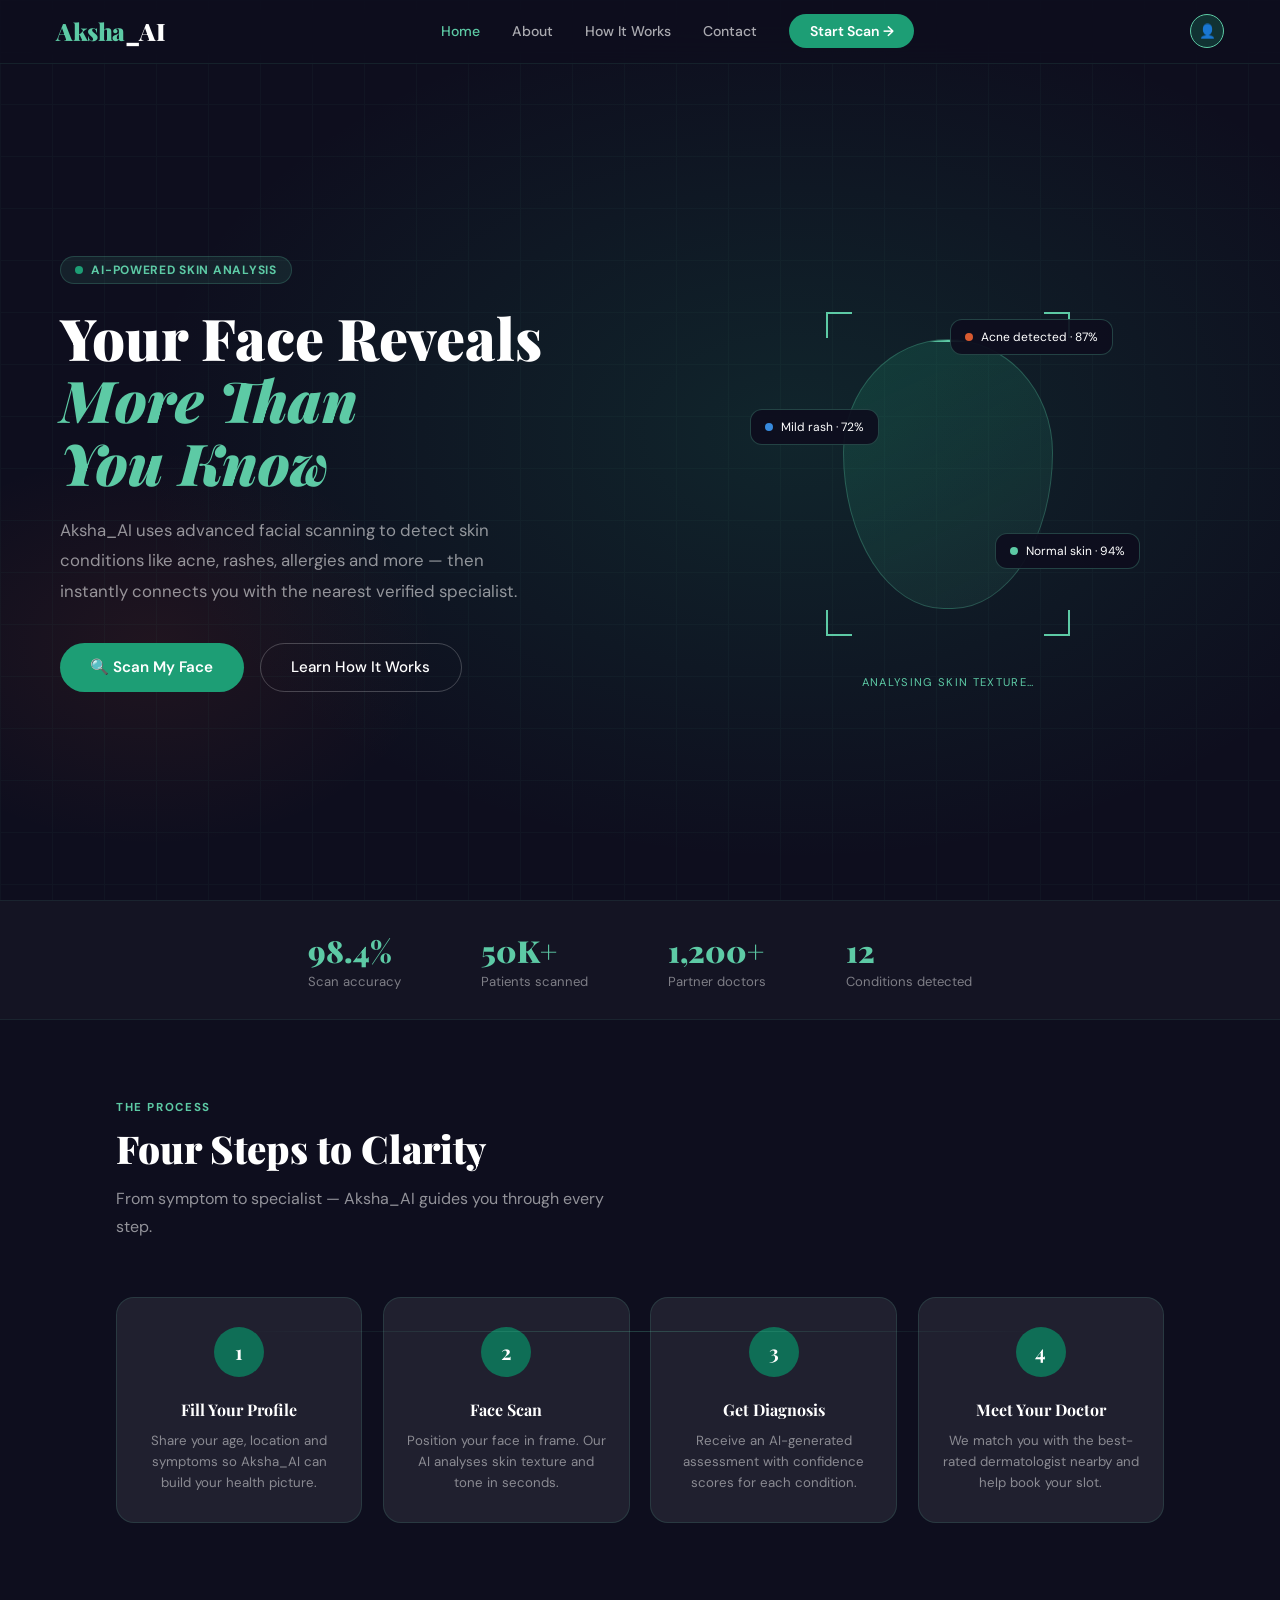
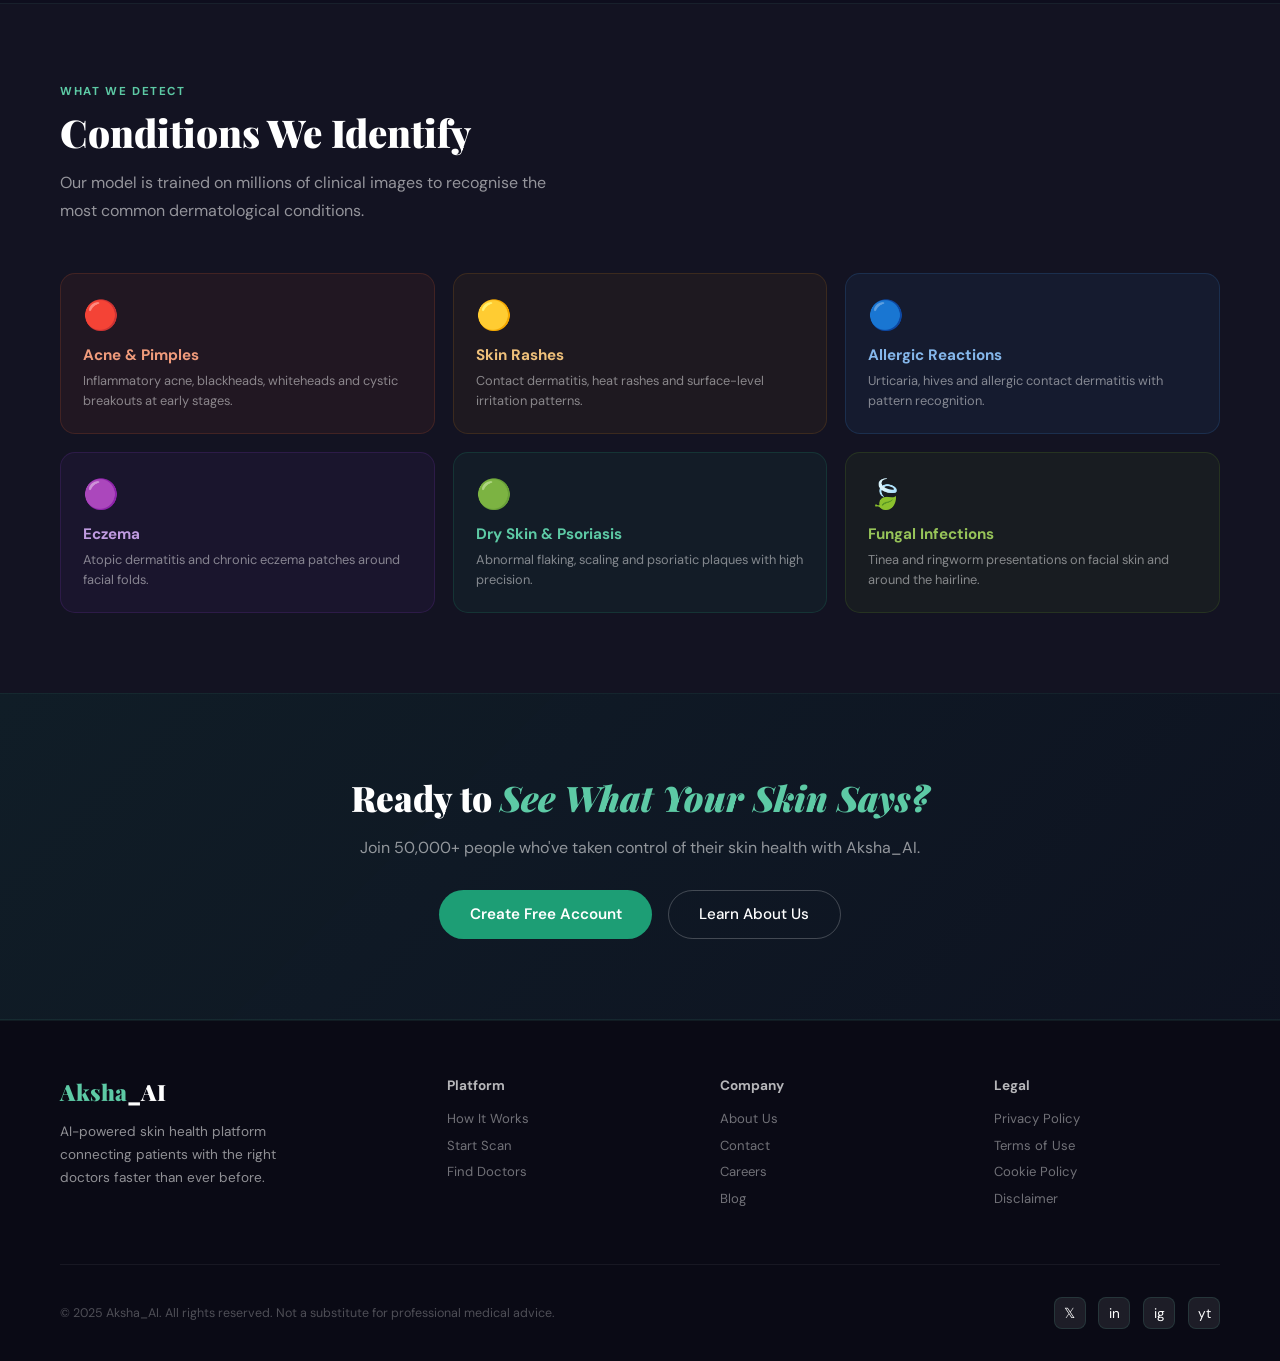
<file: Aksha.html>
<!DOCTYPE html>
<html lang="en">
<head>
<meta charset="UTF-8">
<meta name="viewport" content="width=device-width, initial-scale=1.0">
<title>Aksha_AI — AI Face Scan Disease Detection</title>
<link href="https://fonts.googleapis.com/css2?family=Playfair+Display:ital,wght@0,400;0,700;0,900;1,400;1,700&family=DM+Sans:wght@300;400;500;600&display=swap" rel="stylesheet">
<style>
*,*::before,*::after{box-sizing:border-box;margin:0;padding:0;}
:root{
  --teal:#0f6e56;--teal-l:#1d9e75;--teal-m:#5dcaa5;--teal-p:#e1f5ee;
  --coral:#d85a30;--coral-p:#faece7;
  --ink:#0e0e1e;--ink2:#131327;--ink3:#1a1a36;--ink4:#222244;
  --muted:rgba(255,255,255,0.55);--faint:rgba(255,255,255,0.08);
  --border:rgba(93,202,165,0.15);--border2:rgba(93,202,165,0.28);
  --white:#fff;
}
html{scroll-behavior:smooth;}
body{font-family:'DM Sans',sans-serif;background:var(--ink);color:var(--white);overflow-x:hidden;}

/* ── PAGE SYSTEM ── */
.page{display:none;min-height:100vh;animation:fadeIn 0.4s ease;}
.page.active{display:block;}
@keyframes fadeIn{from{opacity:0;transform:translateY(12px);}to{opacity:1;transform:translateY(0);}}

/* ── NAV ── */
nav{position:fixed;top:0;left:0;right:0;z-index:999;
  display:flex;align-items:center;justify-content:space-between;
  padding:0.9rem 3.5rem;
  background:rgba(14,14,30,0.88);backdrop-filter:blur(18px);
  border-bottom:1px solid rgba(93,202,165,0.1);}
.logo{font-family:'Playfair Display',serif;font-size:1.5rem;font-weight:900;
  color:var(--teal-m);cursor:pointer;letter-spacing:-0.5px;}
.logo span{color:var(--white);}
.nav-links{display:flex;align-items:center;gap:2rem;}
.nav-links a{text-decoration:none;font-size:0.88rem;font-weight:500;
  color:rgba(255,255,255,0.65);transition:color 0.2s;cursor:pointer;border:none;background:none;font-family:'DM Sans',sans-serif;}
.nav-links a:hover,.nav-links a.active-nav{color:var(--teal-m);}
.nav-cta{background:var(--teal-l)!important;color:var(--white)!important;
  padding:0.5rem 1.3rem;border-radius:50px;font-weight:600!important;transition:background 0.2s!important;}
.nav-cta:hover{background:var(--teal)!important;}
.nav-user{display:flex;align-items:center;gap:0.6rem;cursor:pointer;}
.nav-avatar{width:34px;height:34px;border-radius:50%;background:rgba(29,158,117,0.25);
  border:1.5px solid var(--teal-m);display:flex;align-items:center;justify-content:center;font-size:0.85rem;}

/* ── COMMON HELPERS ── */
.pt{padding-top:5.5rem;}
.section{padding:5rem 3.5rem;max-width:1160px;margin:0 auto;}
.section-tag{font-size:0.72rem;font-weight:700;letter-spacing:0.14em;text-transform:uppercase;color:var(--teal-m);margin-bottom:0.7rem;}
.section-title{font-family:'Playfair Display',serif;font-size:clamp(1.9rem,3vw,2.7rem);font-weight:900;color:var(--white);line-height:1.15;margin-bottom:0.9rem;}
.section-sub{font-size:1rem;color:var(--muted);max-width:500px;line-height:1.75;}
.divider{height:1px;background:linear-gradient(90deg,transparent,rgba(93,202,165,0.2),transparent);margin:0;}
.btn-p{background:var(--teal-l);color:var(--white);border:none;padding:0.85rem 1.9rem;border-radius:50px;
  font-size:0.95rem;font-weight:600;cursor:pointer;font-family:'DM Sans',sans-serif;transition:all 0.2s;display:inline-flex;align-items:center;gap:0.5rem;text-decoration:none;}
.btn-p:hover{background:var(--teal);transform:translateY(-2px);}
.btn-o{background:transparent;color:var(--white);border:1.5px solid rgba(255,255,255,0.22);padding:0.85rem 1.9rem;border-radius:50px;
  font-size:0.95rem;font-weight:500;cursor:pointer;font-family:'DM Sans',sans-serif;transition:all 0.2s;display:inline-flex;align-items:center;gap:0.5rem;text-decoration:none;}
.btn-o:hover{border-color:var(--teal-m);color:var(--teal-m);}
.card{background:rgba(255,255,255,0.04);border:1px solid var(--border);border-radius:20px;padding:1.8rem;}

/* ── SCROLL ANIM ── */
.fu{opacity:0;transform:translateY(28px);transition:opacity 0.65s ease,transform 0.65s ease;}
.fu.vis{opacity:1;transform:translateY(0);}

/* ── PULSE DOT ── */
.pdot{width:8px;height:8px;border-radius:50%;background:var(--teal-l);animation:pu 2s infinite;display:inline-block;}
@keyframes pu{0%,100%{opacity:1;transform:scale(1);}50%{opacity:0.4;transform:scale(1.5);}}

/* ══════════════════════════════════════════
   PAGE 1 — HOME
══════════════════════════════════════════ */
.hero{min-height:100vh;display:flex;align-items:center;justify-content:center;position:relative;overflow:hidden;padding:7rem 3.5rem 4rem;}
.hero-bg{position:absolute;inset:0;
  background:radial-gradient(ellipse 75% 70% at 62% 48%,rgba(29,158,117,0.16) 0%,transparent 68%),
             radial-gradient(ellipse 38% 38% at 12% 72%,rgba(216,90,48,0.09) 0%,transparent 58%),
             var(--ink);}
.hero-grid{position:absolute;inset:0;opacity:0.035;
  background-image:linear-gradient(rgba(93,202,165,1) 1px,transparent 1px),linear-gradient(90deg,rgba(93,202,165,1) 1px,transparent 1px);
  background-size:52px 52px;}
.hero-inner{position:relative;z-index:2;max-width:1160px;width:100%;display:grid;grid-template-columns:1fr 1fr;gap:4.5rem;align-items:center;}
.hero-tag{display:inline-flex;align-items:center;gap:0.5rem;
  background:rgba(93,202,165,0.1);border:1px solid rgba(93,202,165,0.22);
  color:var(--teal-m);font-size:0.75rem;font-weight:700;padding:0.3rem 0.9rem;border-radius:50px;
  margin-bottom:1.4rem;letter-spacing:0.06em;text-transform:uppercase;}
.hero h1{font-family:'Playfair Display',serif;font-size:clamp(2.6rem,4.5vw,4rem);font-weight:900;line-height:1.08;margin-bottom:1.4rem;}
.hero h1 em{font-style:italic;color:var(--teal-m);}
.hero-desc{font-size:1.05rem;line-height:1.8;color:var(--muted);margin-bottom:2.3rem;max-width:460px;}
.hero-btns{display:flex;gap:1rem;flex-wrap:wrap;}
/* face scan visual */
.scan-wrap{display:flex;align-items:center;justify-content:center;position:relative;}
.scan-frame{width:300px;height:360px;position:relative;display:flex;align-items:center;justify-content:center;}
.scan-face{width:210px;height:270px;border-radius:50% 50% 48% 48%/42% 42% 58% 58%;
  background:linear-gradient(155deg,rgba(29,158,117,0.22),rgba(93,202,165,0.08));
  border:1.5px solid rgba(93,202,165,0.28);position:relative;overflow:hidden;}
.scan-line{position:absolute;left:0;right:0;height:2px;
  background:linear-gradient(90deg,transparent,var(--teal-m),transparent);animation:scn 2.8s linear infinite;}
@keyframes scn{0%{top:0;}100%{top:100%;}}
.sc{position:absolute;width:26px;height:26px;border-color:var(--teal-m);border-style:solid;}
.sc.tl{top:18px;left:28px;border-width:2.5px 0 0 2.5px;}
.sc.tr{top:18px;right:28px;border-width:2.5px 2.5px 0 0;}
.sc.bl{bottom:18px;left:28px;border-width:0 0 2.5px 2.5px;}
.sc.br{bottom:18px;right:28px;border-width:0 2.5px 2.5px 0;}
.scan-lbl{position:absolute;bottom:-2.2rem;left:50%;transform:translateX(-50%);font-size:0.7rem;color:var(--teal-m);letter-spacing:0.12em;text-transform:uppercase;white-space:nowrap;}
.chip-float{position:absolute;background:rgba(14,14,30,0.92);border:1px solid rgba(93,202,165,0.28);
  border-radius:12px;padding:0.55rem 0.9rem;font-size:0.75rem;display:flex;align-items:center;gap:0.45rem;white-space:nowrap;}
.chip-float.f1{top:25px;right:-15px;animation:fl 4s ease-in-out infinite;}
.chip-float.f2{bottom:85px;right:-42px;animation:fl 4s ease-in-out 1s infinite;}
.chip-float.f3{top:115px;left:-48px;animation:fl 4s ease-in-out 2s infinite;}
@keyframes fl{0%,100%{transform:translateY(0);}50%{transform:translateY(-7px);}}
.cdot{width:8px;height:8px;border-radius:50%;flex-shrink:0;}
/* stats bar */
.stats-bar{background:rgba(255,255,255,0.025);border-top:1px solid rgba(93,202,165,0.09);border-bottom:1px solid rgba(93,202,165,0.09);
  padding:1.8rem 3.5rem;display:flex;justify-content:center;gap:5rem;}
.stat-num{font-family:'Playfair Display',serif;font-size:1.9rem;font-weight:900;color:var(--teal-m);}
.stat-lbl{font-size:0.82rem;color:rgba(255,255,255,0.45);margin-top:0.15rem;}
/* steps */
.steps-grid{display:grid;grid-template-columns:repeat(4,1fr);gap:1.3rem;margin-top:3.5rem;position:relative;}
.steps-grid::before{content:'';position:absolute;top:34px;left:12%;right:12%;height:1px;
  background:linear-gradient(90deg,transparent,rgba(93,202,165,0.25),transparent);}
.step-card{background:var(--faint);border:1px solid var(--border);border-radius:18px;padding:1.8rem 1.4rem;text-align:center;transition:all 0.3s;}
.step-card:hover{background:rgba(29,158,117,0.08);border-color:var(--border2);transform:translateY(-5px);}
.step-n{width:50px;height:50px;border-radius:50%;background:var(--teal);color:var(--white);
  font-family:'Playfair Display',serif;font-size:1.25rem;font-weight:700;
  display:flex;align-items:center;justify-content:center;margin:0 auto 1.4rem;}
.step-card h3{font-family:'Playfair Display',serif;font-size:1rem;font-weight:700;color:var(--white);margin-bottom:0.6rem;}
.step-card p{font-size:0.83rem;color:rgba(255,255,255,0.48);line-height:1.6;}
/* conditions */
.cond-section{padding:5rem 3.5rem;background:rgba(255,255,255,0.018);border-top:1px solid rgba(93,202,165,0.07);}
.cond-grid{display:grid;grid-template-columns:repeat(3,1fr);gap:1.1rem;margin-top:3rem;max-width:1160px;margin-left:auto;margin-right:auto;}
.cond-card{border-radius:15px;padding:1.4rem;border:1px solid;transition:all 0.3s;cursor:default;}
.cond-card:hover{transform:translateY(-4px);}
.cc1{background:rgba(216,90,48,0.07);border-color:rgba(216,90,48,0.18);}
.cc2{background:rgba(186,117,23,0.07);border-color:rgba(186,117,23,0.18);}
.cc3{background:rgba(55,138,221,0.07);border-color:rgba(55,138,221,0.18);}
.cc4{background:rgba(131,56,199,0.07);border-color:rgba(131,56,199,0.18);}
.cc5{background:rgba(29,158,117,0.07);border-color:rgba(29,158,117,0.18);}
.cc6{background:rgba(99,153,34,0.07);border-color:rgba(99,153,34,0.18);}
.cond-ico{font-size:1.8rem;margin-bottom:0.7rem;}
.cond-card h3{font-size:0.95rem;font-weight:700;margin-bottom:0.35rem;}
.cond-card p{font-size:0.8rem;color:rgba(255,255,255,0.48);line-height:1.55;}

/* ══════════════════════════════════════════
   PAGE 2 — ABOUT
══════════════════════════════════════════ */
.about-hero{padding:9rem 3.5rem 5rem;background:var(--ink);position:relative;overflow:hidden;}
.about-hero::before{content:'';position:absolute;top:-100px;right:-100px;
  width:500px;height:500px;border-radius:50%;
  background:radial-gradient(circle,rgba(29,158,117,0.12),transparent 70%);pointer-events:none;}
.about-hero-inner{max-width:1160px;margin:0 auto;display:grid;grid-template-columns:1.1fr 1fr;gap:5rem;align-items:center;}
.about-badge{display:inline-flex;align-items:center;gap:0.5rem;
  background:rgba(93,202,165,0.1);border:1px solid rgba(93,202,165,0.2);
  color:var(--teal-m);font-size:0.72rem;font-weight:700;padding:0.3rem 0.9rem;
  border-radius:50px;margin-bottom:1.3rem;letter-spacing:0.07em;text-transform:uppercase;}
.about-hero h1{font-family:'Playfair Display',serif;font-size:clamp(2.3rem,3.5vw,3.2rem);font-weight:900;line-height:1.12;margin-bottom:1.3rem;}
.about-hero p{font-size:1rem;color:var(--muted);line-height:1.8;margin-bottom:1.5rem;}
.about-visual{display:flex;flex-direction:column;gap:1rem;}
.about-stat-card{background:var(--faint);border:1px solid var(--border);border-radius:16px;padding:1.4rem 1.6rem;display:flex;align-items:center;gap:1.2rem;}
.asc-icon{width:48px;height:48px;border-radius:12px;background:rgba(29,158,117,0.15);border:1px solid rgba(29,158,117,0.25);display:flex;align-items:center;justify-content:center;font-size:1.3rem;flex-shrink:0;}
.asc-num{font-family:'Playfair Display',serif;font-size:1.6rem;font-weight:900;color:var(--teal-m);}
.asc-lbl{font-size:0.8rem;color:var(--muted);}
.mission-section{padding:5rem 3.5rem;max-width:1160px;margin:0 auto;}
.mission-grid{display:grid;grid-template-columns:repeat(3,1fr);gap:1.3rem;margin-top:3rem;}
.mission-card{background:var(--faint);border:1px solid var(--border);border-radius:18px;padding:2rem 1.5rem;text-align:center;transition:border-color 0.3s;}
.mission-card:hover{border-color:var(--border2);}
.mc-icon{font-size:2.2rem;margin-bottom:1rem;}
.mission-card h3{font-family:'Playfair Display',serif;font-size:1.1rem;font-weight:700;margin-bottom:0.6rem;}
.mission-card p{font-size:0.83rem;color:rgba(255,255,255,0.5);line-height:1.6;}
.team-section{padding:5rem 3.5rem;background:rgba(255,255,255,0.018);border-top:1px solid rgba(93,202,165,0.07);}
.team-inner{max-width:1160px;margin:0 auto;}
.team-grid{display:grid;grid-template-columns:repeat(4,1fr);gap:1.3rem;margin-top:3rem;}
.team-card{background:var(--faint);border:1px solid var(--border);border-radius:18px;padding:1.8rem;text-align:center;transition:all 0.3s;}
.team-card:hover{transform:translateY(-4px);border-color:var(--border2);}
.team-avatar{width:72px;height:72px;border-radius:50%;margin:0 auto 1rem;display:flex;align-items:center;justify-content:center;font-size:2rem;border:2px solid rgba(93,202,165,0.2);}
.team-name{font-weight:700;font-size:0.95rem;margin-bottom:0.25rem;}
.team-role{font-size:0.78rem;color:var(--teal-m);margin-bottom:0.5rem;}
.team-bio{font-size:0.78rem;color:rgba(255,255,255,0.42);line-height:1.5;}

/* ══════════════════════════════════════════
   PAGE 3 — HOW IT WORKS
══════════════════════════════════════════ */
.hiw-hero{padding:9rem 3.5rem 5rem;max-width:1160px;margin:0 auto;text-align:center;}
.hiw-hero h1{font-family:'Playfair Display',serif;font-size:clamp(2.3rem,3.8vw,3.4rem);font-weight:900;margin-bottom:1.2rem;}
.hiw-hero p{font-size:1.05rem;color:var(--muted);max-width:560px;margin:0 auto 3rem;line-height:1.75;}
.hiw-flow{max-width:1160px;margin:0 auto;padding:0 3.5rem 5rem;}
.flow-step{display:grid;grid-template-columns:80px 1fr;gap:2.5rem;align-items:start;margin-bottom:3rem;position:relative;}
.flow-step:not(:last-child)::after{content:'';position:absolute;left:39px;top:72px;width:2px;height:calc(100% - 10px);
  background:linear-gradient(to bottom,rgba(93,202,165,0.3),transparent);}
.flow-num{width:72px;height:72px;border-radius:50%;background:linear-gradient(135deg,var(--teal-l),var(--teal));
  display:flex;align-items:center;justify-content:center;font-family:'Playfair Display',serif;font-size:1.6rem;font-weight:900;flex-shrink:0;}
.flow-content{background:var(--faint);border:1px solid var(--border);border-radius:18px;padding:2rem 2.2rem;}
.flow-content h3{font-family:'Playfair Display',serif;font-size:1.25rem;font-weight:700;margin-bottom:0.8rem;color:var(--white);}
.flow-content p{font-size:0.92rem;color:var(--muted);line-height:1.75;margin-bottom:1rem;}
.flow-tags{display:flex;flex-wrap:wrap;gap:0.5rem;}
.ftag{background:rgba(29,158,117,0.1);border:1px solid rgba(29,158,117,0.2);color:var(--teal-m);
  font-size:0.75rem;padding:0.25rem 0.75rem;border-radius:50px;font-weight:500;}
.tech-section{padding:5rem 3.5rem;background:rgba(255,255,255,0.018);border-top:1px solid rgba(93,202,165,0.07);}
.tech-inner{max-width:1160px;margin:0 auto;}
.tech-grid{display:grid;grid-template-columns:repeat(3,1fr);gap:1.3rem;margin-top:3rem;}
.tech-card{background:var(--faint);border:1px solid var(--border);border-radius:18px;padding:2rem;}
.tech-icon{font-size:2rem;margin-bottom:1rem;}
.tech-card h3{font-family:'Playfair Display',serif;font-size:1.05rem;font-weight:700;margin-bottom:0.6rem;}
.tech-card p{font-size:0.83rem;color:rgba(255,255,255,0.48);line-height:1.6;}

/* ══════════════════════════════════════════
   PAGE 4 — CONTACT
══════════════════════════════════════════ */
.contact-hero{padding:9rem 3.5rem 5rem;max-width:1160px;margin:0 auto;}
.contact-grid{display:grid;grid-template-columns:1fr 1.2fr;gap:5rem;align-items:start;}
.contact-info h1{font-family:'Playfair Display',serif;font-size:clamp(2rem,3vw,2.8rem);font-weight:900;margin-bottom:1.2rem;line-height:1.15;}
.contact-info p{font-size:1rem;color:var(--muted);line-height:1.75;margin-bottom:2rem;}
.contact-item{display:flex;align-items:flex-start;gap:1rem;margin-bottom:1.5rem;}
.ci-icon{width:44px;height:44px;border-radius:12px;background:rgba(29,158,117,0.12);border:1px solid rgba(29,158,117,0.22);
  display:flex;align-items:center;justify-content:center;font-size:1.1rem;flex-shrink:0;}
.ci-title{font-weight:600;font-size:0.88rem;color:var(--white);margin-bottom:0.2rem;}
.ci-val{font-size:0.82rem;color:var(--muted);}
.contact-form{background:var(--faint);border:1px solid var(--border);border-radius:22px;padding:2.5rem;}
.contact-form h3{font-family:'Playfair Display',serif;font-size:1.35rem;font-weight:700;margin-bottom:0.4rem;}
.contact-form .fd{font-size:0.83rem;color:var(--muted);margin-bottom:1.8rem;}
.fg{margin-bottom:1rem;}
.fg label{display:block;font-size:0.78rem;font-weight:600;color:rgba(255,255,255,0.58);margin-bottom:0.38rem;letter-spacing:0.03em;}
.fg input,.fg select,.fg textarea{width:100%;background:rgba(255,255,255,0.055);border:1px solid rgba(93,202,165,0.16);
  border-radius:10px;padding:0.72rem 0.95rem;color:var(--white);font-family:'DM Sans',sans-serif;font-size:0.88rem;outline:none;transition:border-color 0.2s;}
.fg input:focus,.fg select:focus,.fg textarea:focus{border-color:var(--teal-m);}
.fg input::placeholder,.fg textarea::placeholder{color:rgba(255,255,255,0.22);}
.fg select option{background:var(--ink3);}
.fg textarea{resize:vertical;min-height:100px;}
.fg2{display:grid;grid-template-columns:1fr 1fr;gap:1rem;}
.send-btn{width:100%;background:var(--teal-l);color:var(--white);border:none;padding:0.95rem;border-radius:12px;
  font-size:0.95rem;font-weight:600;cursor:pointer;font-family:'DM Sans',sans-serif;margin-top:1.2rem;transition:all 0.2s;}
.send-btn:hover{background:var(--teal);transform:translateY(-1px);}

/* ══════════════════════════════════════════
   PAGE 5 — LOGIN / SIGN UP
══════════════════════════════════════════ */
.auth-page{min-height:100vh;display:flex;align-items:center;justify-content:center;padding:6rem 2rem 4rem;
  position:relative;overflow:hidden;}
.auth-bg{position:absolute;inset:0;
  background:radial-gradient(ellipse 60% 60% at 50% 50%,rgba(29,158,117,0.14) 0%,transparent 65%),var(--ink);}
.auth-card{background:rgba(255,255,255,0.04);border:1px solid var(--border);border-radius:24px;
  padding:2.8rem;width:100%;max-width:440px;position:relative;z-index:2;}
.auth-logo{font-family:'Playfair Display',serif;font-size:1.6rem;font-weight:900;color:var(--teal-m);text-align:center;margin-bottom:0.3rem;}
.auth-logo span{color:var(--white);}
.auth-sub{text-align:center;font-size:0.85rem;color:var(--muted);margin-bottom:2rem;}
.auth-tabs{display:flex;background:rgba(255,255,255,0.05);border-radius:10px;padding:0.25rem;margin-bottom:1.8rem;}
.auth-tab{flex:1;padding:0.6rem;text-align:center;border-radius:8px;cursor:pointer;font-weight:600;font-size:0.88rem;transition:all 0.2s;}
.auth-tab.active{background:var(--teal-l);color:var(--white);}
.auth-tab:not(.active){color:var(--muted);}
.auth-tab:not(.active):hover{color:var(--white);}
#signupFields{display:none;}
.divider-or{display:flex;align-items:center;gap:1rem;margin:1.3rem 0;color:rgba(255,255,255,0.3);font-size:0.8rem;}
.divider-or::before,.divider-or::after{content:'';flex:1;height:1px;background:rgba(255,255,255,0.1);}
.social-btn{width:100%;background:rgba(255,255,255,0.06);border:1px solid rgba(255,255,255,0.1);
  color:var(--white);padding:0.75rem;border-radius:10px;font-size:0.88rem;font-weight:500;cursor:pointer;
  font-family:'DM Sans',sans-serif;transition:all 0.2s;display:flex;align-items:center;justify-content:center;gap:0.6rem;margin-bottom:0.7rem;}
.social-btn:hover{background:rgba(255,255,255,0.1);}
.auth-footer{text-align:center;margin-top:1.2rem;font-size:0.82rem;color:var(--muted);}
.auth-footer a{color:var(--teal-m);cursor:pointer;text-decoration:none;}
.forgot{text-align:right;margin-top:-0.4rem;margin-bottom:0.8rem;}
.forgot a{font-size:0.78rem;color:var(--teal-m);cursor:pointer;text-decoration:none;}

/* ══════════════════════════════════════════
   PAGE 6 — DASHBOARD / SCAN
══════════════════════════════════════════ */
.dash-layout{display:grid;grid-template-columns:240px 1fr;min-height:100vh;}
.sidebar{background:var(--ink2);border-right:1px solid rgba(93,202,165,0.09);padding:5.5rem 0 2rem;position:sticky;top:0;height:100vh;overflow-y:auto;}
.sb-logo{font-family:'Playfair Display',serif;font-size:1.2rem;font-weight:900;color:var(--teal-m);padding:0 1.6rem;margin-bottom:2rem;}
.sb-logo span{color:var(--white);}
.sb-section{font-size:0.68rem;font-weight:700;letter-spacing:0.12em;text-transform:uppercase;color:rgba(255,255,255,0.3);padding:0 1.6rem;margin-bottom:0.5rem;margin-top:1.5rem;}
.sb-link{display:flex;align-items:center;gap:0.75rem;padding:0.65rem 1.6rem;font-size:0.87rem;
  color:rgba(255,255,255,0.55);cursor:pointer;transition:all 0.18s;border:none;background:none;width:100%;font-family:'DM Sans',sans-serif;}
.sb-link:hover,.sb-link.active{background:rgba(29,158,117,0.1);color:var(--teal-m);}
.sb-link.active{border-right:2.5px solid var(--teal-m);}
.sb-icon{font-size:1.1rem;width:22px;text-align:center;}
.dash-main{padding:5.5rem 2.5rem 3rem;}
.dash-header{display:flex;align-items:center;justify-content:space-between;margin-bottom:2rem;}
.dash-greeting{font-family:'Playfair Display',serif;font-size:1.5rem;font-weight:700;}
.dash-greeting span{color:var(--teal-m);}
.dash-stats{display:grid;grid-template-columns:repeat(4,1fr);gap:1rem;margin-bottom:2rem;}
.ds-card{background:var(--faint);border:1px solid var(--border);border-radius:14px;padding:1.3rem;}
.ds-label{font-size:0.75rem;color:var(--muted);margin-bottom:0.4rem;}
.ds-val{font-family:'Playfair Display',serif;font-size:1.6rem;font-weight:900;color:var(--white);}
.ds-val.green{color:var(--teal-m);}
.ds-val.coral{color:#f09b7b;}
.scan-area{background:var(--faint);border:1px solid var(--border2);border-radius:20px;padding:2rem;margin-bottom:2rem;}
.scan-area h3{font-family:'Playfair Display',serif;font-size:1.2rem;font-weight:700;margin-bottom:0.4rem;}
.scan-area p{font-size:0.85rem;color:var(--muted);margin-bottom:1.5rem;}
.scan-preview{background:rgba(0,0,0,0.25);border:2px dashed rgba(93,202,165,0.25);border-radius:14px;
  height:200px;display:flex;flex-direction:column;align-items:center;justify-content:center;gap:0.7rem;
  color:var(--muted);font-size:0.88rem;cursor:pointer;transition:all 0.2s;margin-bottom:1.5rem;}
.scan-preview:hover{border-color:var(--teal-m);color:var(--teal-m);}
.scan-preview-ico{font-size:2.5rem;}
.form-patient{background:var(--faint);border:1px solid var(--border);border-radius:20px;padding:2rem;margin-bottom:2rem;}
.form-patient h3{font-family:'Playfair Display',serif;font-size:1.2rem;font-weight:700;margin-bottom:1.5rem;}
.symptom-chips{display:flex;flex-wrap:wrap;gap:0.5rem;margin-top:0.4rem;}
.schip{padding:0.32rem 0.85rem;border-radius:50px;font-size:0.76rem;font-weight:500;
  border:1px solid rgba(93,202,165,0.18);color:rgba(255,255,255,0.55);cursor:pointer;transition:all 0.18s;background:transparent;font-family:'DM Sans',sans-serif;}
.schip.on,.schip:hover{background:rgba(29,158,117,0.18);border-color:var(--teal-m);color:var(--teal-m);}

/* ══════════════════════════════════════════
   PAGE 7 — SCAN RESULTS
══════════════════════════════════════════ */
.results-page{padding:5.5rem 2.5rem 3rem;max-width:1000px;margin:0 auto;}
.results-header{display:flex;align-items:center;justify-content:space-between;margin-bottom:2rem;}
.results-header h1{font-family:'Playfair Display',serif;font-size:1.8rem;font-weight:900;}
.result-id{font-size:0.78rem;color:var(--muted);background:var(--faint);border:1px solid var(--border);padding:0.3rem 0.8rem;border-radius:50px;}
.result-summary{display:grid;grid-template-columns:1fr 1fr;gap:1.5rem;margin-bottom:2rem;}
.result-face{background:var(--faint);border:1px solid var(--border2);border-radius:18px;padding:1.5rem;display:flex;flex-direction:column;align-items:center;justify-content:center;gap:1rem;}
.result-face-img{width:160px;height:200px;border-radius:50% 50% 48% 48%/42% 42% 58% 58%;
  background:linear-gradient(155deg,rgba(29,158,117,0.2),rgba(93,202,165,0.07));
  border:2px solid rgba(93,202,165,0.3);position:relative;overflow:hidden;display:flex;align-items:center;justify-content:center;font-size:3rem;}
.analysis-badge{background:rgba(29,158,117,0.15);border:1px solid rgba(29,158,117,0.3);color:var(--teal-m);
  font-size:0.75rem;font-weight:700;padding:0.3rem 0.9rem;border-radius:50px;}
.result-diagnoses{background:var(--faint);border:1px solid var(--border);border-radius:18px;padding:1.5rem;}
.result-diagnoses h3{font-family:'Playfair Display',serif;font-size:1.1rem;font-weight:700;margin-bottom:1.2rem;}
.diagnosis-item{display:flex;align-items:center;gap:1rem;margin-bottom:1rem;padding-bottom:1rem;border-bottom:1px solid rgba(255,255,255,0.05);}
.diagnosis-item:last-child{border-bottom:none;margin-bottom:0;padding-bottom:0;}
.diag-name{font-size:0.88rem;font-weight:600;color:var(--white);flex:1;}
.diag-pct{font-size:0.78rem;color:var(--teal-m);font-weight:700;width:42px;text-align:right;}
.progress-bar{flex:2;height:6px;background:rgba(255,255,255,0.07);border-radius:3px;overflow:hidden;}
.progress-fill{height:100%;border-radius:3px;transition:width 1s ease;}
.pf-high{background:linear-gradient(90deg,var(--teal-l),var(--teal-m));}
.pf-mid{background:linear-gradient(90deg,#ba7517,#ef9f27);}
.pf-low{background:linear-gradient(90deg,#533094,#9b59d4);}
.result-detail{background:var(--faint);border:1px solid var(--border);border-radius:18px;padding:1.5rem;margin-bottom:1.5rem;}
.result-detail h3{font-family:'Playfair Display',serif;font-size:1.1rem;font-weight:700;margin-bottom:1rem;}
.detail-row{display:flex;justify-content:space-between;padding:0.6rem 0;border-bottom:1px solid rgba(255,255,255,0.05);font-size:0.85rem;}
.detail-row:last-child{border-bottom:none;}
.detail-key{color:var(--muted);}
.detail-val{color:var(--white);font-weight:500;}
.result-actions{display:flex;gap:1rem;margin-top:1.5rem;}

/* ══════════════════════════════════════════
   PAGE 8 — DOCTOR BOOKING
══════════════════════════════════════════ */
.booking-page{padding:5.5rem 2.5rem 3rem;max-width:1000px;margin:0 auto;}
.booking-page h1{font-family:'Playfair Display',serif;font-size:1.8rem;font-weight:900;margin-bottom:0.4rem;}
.booking-page .bp-sub{font-size:0.9rem;color:var(--muted);margin-bottom:2rem;}
.doc-list{display:flex;flex-direction:column;gap:1.2rem;margin-bottom:2rem;}
.doc-row{background:var(--faint);border:1px solid var(--border);border-radius:18px;padding:1.5rem;
  display:grid;grid-template-columns:auto 1fr auto;gap:1.5rem;align-items:center;transition:all 0.3s;}
.doc-row:hover{border-color:var(--border2);}
.doc-row.selected{border-color:var(--teal-m);background:rgba(29,158,117,0.08);}
.doc-av{width:60px;height:60px;border-radius:50%;display:flex;align-items:center;justify-content:center;font-size:1.6rem;border:2px solid rgba(93,202,165,0.2);}
.doc-info h4{font-weight:700;font-size:0.95rem;margin-bottom:0.2rem;}
.doc-info .dspec{font-size:0.78rem;color:var(--teal-m);margin-bottom:0.4rem;}
.doc-info .dmeta{font-size:0.78rem;color:var(--muted);display:flex;gap:1rem;}
.doc-actions{display:flex;flex-direction:column;gap:0.6rem;align-items:flex-end;}
.doc-dist{font-size:0.75rem;color:var(--muted);}
.doc-sel-btn{background:transparent;border:1px solid rgba(93,202,165,0.25);color:var(--teal-m);
  padding:0.5rem 1.1rem;border-radius:50px;font-size:0.8rem;font-weight:600;cursor:pointer;
  font-family:'DM Sans',sans-serif;transition:all 0.2s;}
.doc-sel-btn:hover,.doc-row.selected .doc-sel-btn{background:var(--teal-l);color:var(--white);border-color:var(--teal-l);}
.slot-picker{background:var(--faint);border:1px solid var(--border);border-radius:18px;padding:1.5rem;margin-bottom:2rem;}
.slot-picker h3{font-family:'Playfair Display',serif;font-size:1.1rem;font-weight:700;margin-bottom:1rem;}
.slot-dates{display:flex;gap:0.7rem;margin-bottom:1.2rem;}
.slot-date{padding:0.6rem 1rem;border-radius:10px;border:1px solid var(--border);cursor:pointer;text-align:center;transition:all 0.2s;}
.slot-date:hover,.slot-date.active{background:rgba(29,158,117,0.15);border-color:var(--teal-m);}
.slot-date .sd-day{font-size:0.72rem;color:var(--muted);}
.slot-date .sd-num{font-family:'Playfair Display',serif;font-size:1.2rem;font-weight:700;}
.slot-date .sd-mon{font-size:0.7rem;color:var(--muted);}
.time-slots{display:flex;flex-wrap:wrap;gap:0.6rem;}
.tslot{padding:0.45rem 0.9rem;border-radius:8px;border:1px solid var(--border);font-size:0.8rem;cursor:pointer;transition:all 0.2s;}
.tslot:hover,.tslot.active{background:rgba(29,158,117,0.15);border-color:var(--teal-m);color:var(--teal-m);}
.tslot.taken{opacity:0.3;cursor:not-allowed;}

/* ══════════════════════════════════════════
   PAGE 9 — BOOKING CONFIRMATION
══════════════════════════════════════════ */
.confirm-page{min-height:100vh;display:flex;align-items:center;justify-content:center;padding:6rem 2rem;position:relative;overflow:hidden;}
.confirm-bg{position:absolute;inset:0;
  background:radial-gradient(ellipse 55% 55% at 50% 45%,rgba(29,158,117,0.18),transparent 65%),var(--ink);}
.confirm-card{background:rgba(255,255,255,0.04);border:1px solid var(--border2);border-radius:28px;
  padding:3.5rem;max-width:520px;width:100%;position:relative;z-index:2;text-align:center;}
.confirm-icon{width:90px;height:90px;border-radius:50%;background:linear-gradient(135deg,rgba(29,158,117,0.25),rgba(93,202,165,0.15));
  border:2px solid rgba(93,202,165,0.35);margin:0 auto 1.5rem;display:flex;align-items:center;justify-content:center;font-size:2.5rem;
  animation:popIn 0.5s cubic-bezier(0.175,0.885,0.32,1.275);}
@keyframes popIn{from{transform:scale(0);}to{transform:scale(1);}}
.confirm-card h1{font-family:'Playfair Display',serif;font-size:2rem;font-weight:900;margin-bottom:0.6rem;}
.confirm-card .csub{font-size:0.95rem;color:var(--muted);margin-bottom:2rem;line-height:1.7;}
.confirm-details{background:rgba(255,255,255,0.04);border:1px solid var(--border);border-radius:16px;padding:1.4rem;margin-bottom:2rem;text-align:left;}
.cd-row{display:flex;justify-content:space-between;padding:0.55rem 0;border-bottom:1px solid rgba(255,255,255,0.05);font-size:0.85rem;}
.cd-row:last-child{border-bottom:none;}
.cd-key{color:var(--muted);}
.cd-val{font-weight:600;}
.confirm-actions{display:flex;gap:1rem;}
.timeline-steps{display:flex;justify-content:center;gap:0;margin-bottom:2rem;position:relative;}
.tstep{flex:1;text-align:center;position:relative;}
.tstep::before{content:'';position:absolute;top:14px;left:50%;right:-50%;height:2px;background:rgba(93,202,165,0.2);}
.tstep:last-child::before{display:none;}
.tstep-dot{width:28px;height:28px;border-radius:50%;background:rgba(29,158,117,0.15);border:2px solid rgba(93,202,165,0.3);
  margin:0 auto 0.5rem;display:flex;align-items:center;justify-content:center;font-size:0.75rem;position:relative;z-index:1;}
.tstep-dot.done{background:var(--teal-l);border-color:var(--teal-l);}
.tstep-label{font-size:0.7rem;color:var(--muted);}

/* ══════════════════════════════════════════
   FOOTER
══════════════════════════════════════════ */
.main-footer{background:rgba(0,0,0,0.3);border-top:1px solid rgba(93,202,165,0.09);padding:3.5rem 3.5rem 2rem;}
.footer-top{display:grid;grid-template-columns:1.5fr 1fr 1fr 1fr;gap:3rem;max-width:1160px;margin:0 auto 3rem;}
.footer-brand p{font-size:0.85rem;color:var(--muted);line-height:1.7;margin-top:0.8rem;max-width:240px;}
.footer-col h4{font-weight:700;font-size:0.85rem;margin-bottom:1rem;color:rgba(255,255,255,0.7);}
.footer-col a{display:block;font-size:0.82rem;color:rgba(255,255,255,0.42);text-decoration:none;margin-bottom:0.6rem;transition:color 0.2s;cursor:pointer;}
.footer-col a:hover{color:var(--teal-m);}
.footer-bottom{max-width:1160px;margin:0 auto;padding-top:2rem;border-top:1px solid rgba(255,255,255,0.06);
  display:flex;justify-content:space-between;align-items:center;}
.footer-copy{font-size:0.78rem;color:rgba(255,255,255,0.28);}
.footer-socials{display:flex;gap:0.8rem;}
.fsoc{width:32px;height:32px;border-radius:8px;background:var(--faint);border:1px solid var(--border);
  display:flex;align-items:center;justify-content:center;font-size:0.85rem;cursor:pointer;transition:all 0.2s;}
.fsoc:hover{border-color:var(--teal-m);}
</style>
</head>
<body>

<!-- ══ NAV ══ -->
<nav>
  <div class="logo" onclick="goTo('home')">Aksha<span>_AI</span></div>
  <div class="nav-links">
    <a onclick="goTo('home')" id="nav-home" class="active-nav">Home</a>
    <a onclick="goTo('about')" id="nav-about">About</a>
    <a onclick="goTo('hiw')" id="nav-hiw">How It Works</a>
    <a onclick="goTo('contact')" id="nav-contact">Contact</a>
    <a onclick="goTo('dashboard')" id="nav-dashboard" class="nav-cta">Start Scan →</a>
  </div>
  <div class="nav-user" onclick="goTo('login')" id="nav-user-btn">
    <div class="nav-avatar">👤</div>
  </div>
</nav>

<!-- ══════════════════════════════════
  PAGE 1 — HOME
══════════════════════════════════ -->
<div class="page active" id="page-home">
  <!-- HERO -->
  <section class="hero">
    <div class="hero-bg"></div>
    <div class="hero-grid"></div>
    <div class="hero-inner">
      <div class="fu">
        <div class="hero-tag"><span class="pdot"></span> AI-Powered Skin Analysis</div>
        <h1>Your Face Reveals<br><em>More Than<br>You Know</em></h1>
        <p class="hero-desc">Aksha_AI uses advanced facial scanning to detect skin conditions like acne, rashes, allergies and more — then instantly connects you with the nearest verified specialist.</p>
        <div class="hero-btns">
          <button class="btn-p" onclick="goTo('dashboard')">🔍 Scan My Face</button>
          <button class="btn-o" onclick="goTo('hiw')">Learn How It Works</button>
        </div>
      </div>
      <div class="scan-wrap fu" style="transition-delay:0.2s;">
        <div class="scan-frame">
          <div class="scan-face"><div class="scan-line"></div></div>
          <div class="sc tl"></div><div class="sc tr"></div><div class="sc bl"></div><div class="sc br"></div>
          <div class="scan-lbl">Analysing skin texture…</div>
          <div class="chip-float f1"><span class="cdot" style="background:#d85a30;"></span>Acne detected · 87%</div>
          <div class="chip-float f2"><span class="cdot" style="background:#5dcaa5;"></span>Normal skin · 94%</div>
          <div class="chip-float f3"><span class="cdot" style="background:#378add;"></span>Mild rash · 72%</div>
        </div>
      </div>
    </div>
  </section>

  <!-- STATS -->
  <div class="stats-bar">
    <div class="stat"><div class="stat-num">98.4%</div><div class="stat-lbl">Scan accuracy</div></div>
    <div class="stat"><div class="stat-num">50K+</div><div class="stat-lbl">Patients scanned</div></div>
    <div class="stat"><div class="stat-num">1,200+</div><div class="stat-lbl">Partner doctors</div></div>
    <div class="stat"><div class="stat-num">12</div><div class="stat-lbl">Conditions detected</div></div>
  </div>

  <!-- HOW IT WORKS TEASER -->
  <section class="section">
    <div class="fu"><div class="section-tag">The Process</div>
    <h2 class="section-title">Four Steps to Clarity</h2>
    <p class="section-sub">From symptom to specialist — Aksha_AI guides you through every step.</p></div>
    <div class="steps-grid fu" style="transition-delay:0.15s;">
      <div class="step-card"><div class="step-n">1</div><h3>Fill Your Profile</h3><p>Share your age, location and symptoms so Aksha_AI can build your health picture.</p></div>
      <div class="step-card"><div class="step-n">2</div><h3>Face Scan</h3><p>Position your face in frame. Our AI analyses skin texture and tone in seconds.</p></div>
      <div class="step-card"><div class="step-n">3</div><h3>Get Diagnosis</h3><p>Receive an AI-generated assessment with confidence scores for each condition.</p></div>
      <div class="step-card"><div class="step-n">4</div><h3>Meet Your Doctor</h3><p>We match you with the best-rated dermatologist nearby and help book your slot.</p></div>
    </div>
  </section>

  <!-- CONDITIONS -->
  <div class="cond-section">
    <div style="max-width:1160px;margin:0 auto;" class="fu">
      <div class="section-tag">What We Detect</div>
      <h2 class="section-title">Conditions We Identify</h2>
      <p class="section-sub">Our model is trained on millions of clinical images to recognise the most common dermatological conditions.</p>
    </div>
    <div class="cond-grid fu" style="transition-delay:0.15s;">
      <div class="cond-card cc1"><div class="cond-ico">🔴</div><h3 style="color:#f09b7b;">Acne &amp; Pimples</h3><p>Inflammatory acne, blackheads, whiteheads and cystic breakouts at early stages.</p></div>
      <div class="cond-card cc2"><div class="cond-ico">🟡</div><h3 style="color:#efc07a;">Skin Rashes</h3><p>Contact dermatitis, heat rashes and surface-level irritation patterns.</p></div>
      <div class="cond-card cc3"><div class="cond-ico">🔵</div><h3 style="color:#85b7eb;">Allergic Reactions</h3><p>Urticaria, hives and allergic contact dermatitis with pattern recognition.</p></div>
      <div class="cond-card cc4"><div class="cond-ico">🟣</div><h3 style="color:#c09be0;">Eczema</h3><p>Atopic dermatitis and chronic eczema patches around facial folds.</p></div>
      <div class="cond-card cc5"><div class="cond-ico">🟢</div><h3 style="color:#5dcaa5;">Dry Skin &amp; Psoriasis</h3><p>Abnormal flaking, scaling and psoriatic plaques with high precision.</p></div>
      <div class="cond-card cc6"><div class="cond-ico">🍃</div><h3 style="color:#97c459;">Fungal Infections</h3><p>Tinea and ringworm presentations on facial skin and around the hairline.</p></div>
    </div>
  </div>

  <!-- CTA BAND -->
  <div style="padding:5rem 3.5rem;text-align:center;background:linear-gradient(135deg,rgba(29,158,117,0.1),rgba(15,110,86,0.05));border-top:1px solid rgba(93,202,165,0.08);border-bottom:1px solid rgba(93,202,165,0.08);">
    <h2 style="font-family:'Playfair Display',serif;font-size:2.2rem;font-weight:900;margin-bottom:1rem;">Ready to <em style="color:var(--teal-m);">See What Your Skin Says?</em></h2>
    <p style="color:var(--muted);font-size:1rem;margin-bottom:2rem;">Join 50,000+ people who've taken control of their skin health with Aksha_AI.</p>
    <div style="display:flex;gap:1rem;justify-content:center;flex-wrap:wrap;">
      <button class="btn-p" onclick="goTo('login')">Create Free Account</button>
      <button class="btn-o" onclick="goTo('about')">Learn About Us</button>
    </div>
  </div>

  <!-- FOOTER -->
  <footer class="main-footer">
    <div class="footer-top">
      <div class="footer-brand">
        <div style="font-family:'Playfair Display',serif;font-size:1.4rem;font-weight:900;color:var(--teal-m);">Aksha<span style="color:var(--white);">_AI</span></div>
        <p>AI-powered skin health platform connecting patients with the right doctors faster than ever before.</p>
      </div>
      <div class="footer-col"><h4>Platform</h4>
        <a onclick="goTo('hiw')">How It Works</a>
        <a onclick="goTo('dashboard')">Start Scan</a>
        <a onclick="goTo('booking')">Find Doctors</a>
      </div>
      <div class="footer-col"><h4>Company</h4>
        <a onclick="goTo('about')">About Us</a>
        <a onclick="goTo('contact')">Contact</a>
        <a>Careers</a>
        <a>Blog</a>
      </div>
      <div class="footer-col"><h4>Legal</h4>
        <a>Privacy Policy</a>
        <a>Terms of Use</a>
        <a>Cookie Policy</a>
        <a>Disclaimer</a>
      </div>
    </div>
    <div class="footer-bottom">
      <div class="footer-copy">© 2025 Aksha_AI. All rights reserved. Not a substitute for professional medical advice.</div>
      <div class="footer-socials">
        <div class="fsoc">𝕏</div><div class="fsoc">in</div><div class="fsoc">ig</div><div class="fsoc">yt</div>
      </div>
    </div>
  </footer>
</div>

<!-- ══════════════════════════════════
  PAGE 2 — ABOUT
══════════════════════════════════ -->
<div class="page" id="page-about">
  <section class="about-hero">
    <div class="about-hero-inner">
      <div class="fu">
        <div class="about-badge"><span class="pdot"></span>Our Story</div>
        <h1 style="font-family:'Playfair Display',serif;font-size:clamp(2.2rem,3.5vw,3rem);font-weight:900;line-height:1.12;margin-bottom:1.3rem;">We Believe <em style="color:var(--teal-m);">Early Detection</em> Saves Lives</h1>
        <p>Aksha_AI was born from a simple observation — millions of people in India and across the world delay seeking medical care simply because they don't know what's wrong. We set out to change that.</p>
        <p>Using cutting-edge computer vision and dermatology AI, we give anyone with a smartphone the power to understand their skin health in seconds — and get matched with the right doctor nearby.</p>
        <div style="display:flex;gap:1rem;flex-wrap:wrap;margin-top:1.5rem;">
          <button class="btn-p" onclick="goTo('dashboard')">Try Aksha_AI Free</button>
          <button class="btn-o" onclick="goTo('contact')">Get In Touch</button>
        </div>
      </div>
      <div class="about-visual fu" style="transition-delay:0.15s;">
        <div class="about-stat-card"><div class="asc-icon">🏥</div><div><div class="asc-num">1,200+</div><div class="asc-lbl">Verified partner doctors across India</div></div></div>
        <div class="about-stat-card"><div class="asc-icon">🔬</div><div><div class="asc-num">98.4%</div><div class="asc-lbl">Diagnostic accuracy on test datasets</div></div></div>
        <div class="about-stat-card"><div class="asc-icon">👥</div><div><div class="asc-num">50K+</div><div class="asc-lbl">Patients helped since 2023</div></div></div>
        <div class="about-stat-card"><div class="asc-icon">🗺️</div><div><div class="asc-num">28</div><div class="asc-lbl">States covered in our network</div></div></div>
      </div>
    </div>
  </section>

  <div class="divider"></div>

  <section class="mission-section">
    <div class="fu"><div class="section-tag">Our Values</div>
    <h2 class="section-title">What Drives Us</h2></div>
    <div class="mission-grid fu" style="transition-delay:0.1s;">
      <div class="mission-card"><div class="mc-icon">🎯</div><h3>Accuracy First</h3><p>Every model update goes through rigorous clinical validation before reaching patients. We never compromise on diagnostic quality.</p></div>
      <div class="mission-card"><div class="mc-icon">🤝</div><h3>Inclusive Access</h3><p>Healthcare is a right, not a privilege. Aksha_AI is designed to work on basic smartphones and low-bandwidth connections.</p></div>
      <div class="mission-card"><div class="mc-icon">🔒</div><h3>Privacy by Design</h3><p>Your scan images are never stored. All analysis happens on-device and data is encrypted end-to-end. You own your health data.</p></div>
    </div>
  </section>

  <div class="team-section">
    <div class="team-inner">
      <div class="fu"><div class="section-tag">The Team</div>
      <h2 class="section-title">People Behind Aksha_AI</h2>
      <p class="section-sub">A multidisciplinary team of doctors, AI researchers, and engineers united by one mission.</p></div>
      <div class="team-grid fu" style="transition-delay:0.1s;">
        <div class="team-card"><div class="team-avatar" style="background:rgba(29,158,117,0.12);">👩‍💼</div><div class="team-name">Aksha Reddy</div><div class="team-role">Founder &amp; CEO</div><div class="team-bio">Dermatologist with 12 years of clinical experience. Passionate about democratising skin health.</div></div>
        <div class="team-card"><div class="team-avatar" style="background:rgba(55,138,221,0.12);">👨‍💻</div><div class="team-name">Rohan Iyer</div><div class="team-role">CTO &amp; Co-founder</div><div class="team-bio">Ex-Google AI researcher. Led development of our proprietary skin-condition detection model.</div></div>
        <div class="team-card"><div class="team-avatar" style="background:rgba(186,117,23,0.12);">👩‍🔬</div><div class="team-name">Dr. Meena Pillai</div><div class="team-role">Chief Medical Officer</div><div class="team-bio">AIIMS-trained dermatologist overseeing clinical accuracy, ethics, and doctor partnerships.</div></div>
        <div class="team-card"><div class="team-avatar" style="background:rgba(131,56,199,0.12);">👨‍🎨</div><div class="team-name">Vikram Das</div><div class="team-role">Head of Design</div><div class="team-bio">Former Swiggy product designer focused on making complex AI feel simple and human.</div></div>
      </div>
    </div>
  </div>

  <footer class="main-footer">
    <div class="footer-top">
      <div class="footer-brand"><div style="font-family:'Playfair Display',serif;font-size:1.4rem;font-weight:900;color:var(--teal-m);">Aksha<span style="color:var(--white);">_AI</span></div><p>AI-powered skin health platform connecting patients with the right doctors faster than ever before.</p></div>
      <div class="footer-col"><h4>Platform</h4><a onclick="goTo('hiw')">How It Works</a><a onclick="goTo('dashboard')">Start Scan</a></div>
      <div class="footer-col"><h4>Company</h4><a onclick="goTo('about')">About Us</a><a onclick="goTo('contact')">Contact</a></div>
      <div class="footer-col"><h4>Legal</h4><a>Privacy Policy</a><a>Terms of Use</a></div>
    </div>
    <div class="footer-bottom"><div class="footer-copy">© 2025 Aksha_AI. All rights reserved.</div><div class="footer-socials"><div class="fsoc">𝕏</div><div class="fsoc">in</div><div class="fsoc">ig</div></div></div>
  </footer>
</div>

<!-- ══════════════════════════════════
  PAGE 3 — HOW IT WORKS
══════════════════════════════════ -->
<div class="page" id="page-hiw">
  <div class="hiw-hero fu">
    <div class="section-tag">The Process</div>
    <h1>How Aksha_AI <em style="color:var(--teal-m);font-style:italic;">Works</em></h1>
    <p>A transparent look at the technology and steps behind every scan — from your face to your doctor in minutes.</p>
    <button class="btn-p" onclick="goTo('dashboard')">Try It Now →</button>
  </div>

  <div class="hiw-flow">
    <div class="flow-step fu">
      <div class="flow-num">1</div>
      <div class="flow-content">
        <h3>Create Your Patient Profile</h3>
        <p>Before scanning, we ask you to fill a brief health form — name, age, gender, address, symptoms, and any relevant medical history. This context dramatically improves diagnostic accuracy and enables location-based doctor matching.</p>
        <div class="flow-tags"><span class="ftag">2 minutes</span><span class="ftag">End-to-end encrypted</span><span class="ftag">DPDP compliant</span></div>
      </div>
    </div>
    <div class="flow-step fu" style="transition-delay:0.1s;">
      <div class="flow-num">2</div>
      <div class="flow-content">
        <h3>AI Face Scan</h3>
        <p>Position your face in the guided frame under good lighting. Aksha_AI's computer vision model — trained on 2.4 million dermatological images — analyses your skin texture, pigmentation, lesion patterns, and surface irregularities. The entire analysis takes under 8 seconds.</p>
        <div class="flow-tags"><span class="ftag">8-second scan</span><span class="ftag">No image storage</span><span class="ftag">On-device processing</span></div>
      </div>
    </div>
    <div class="flow-step fu" style="transition-delay:0.2s;">
      <div class="flow-num">3</div>
      <div class="flow-content">
        <h3>Detailed Diagnosis Report</h3>
        <p>You receive a comprehensive report listing detected conditions with confidence percentages, affected areas, severity level, and recommended next steps. The report cross-references your symptoms and history for a holistic picture.</p>
        <div class="flow-tags"><span class="ftag">Confidence scores</span><span class="ftag">Severity grading</span><span class="ftag">PDF export</span></div>
      </div>
    </div>
    <div class="flow-step fu" style="transition-delay:0.3s;">
      <div class="flow-num">4</div>
      <div class="flow-content">
        <h3>Doctor Matching &amp; Booking</h3>
        <p>Based on your location and diagnosis, Aksha_AI recommends verified dermatologists within your area, ranked by relevance, rating, and availability. You can view their profile, check slots, and book an appointment — all without leaving the app.</p>
        <div class="flow-tags"><span class="ftag">Location-aware</span><span class="ftag">Instant booking</span><span class="ftag">1,200+ doctors</span></div>
      </div>
    </div>
  </div>

  <div class="tech-section">
    <div class="tech-inner">
      <div class="fu"><div class="section-tag">Under The Hood</div>
      <h2 class="section-title">The Technology</h2></div>
      <div class="tech-grid fu" style="transition-delay:0.1s;">
        <div class="tech-card"><div class="tech-icon">🧠</div><h3>Deep Learning Vision Model</h3><p>Our custom CNN trained on 2.4M dermatology images with 12 condition classes. Validated against AIIMS and Manipal Hospital datasets with 98.4% accuracy.</p></div>
        <div class="tech-card"><div class="tech-icon">🗺️</div><h3>Geo-Intelligent Matching</h3><p>Real-time doctor matching using your GPS coordinates, filtered by specialty, availability, rating, and diagnosis type — not just raw proximity.</p></div>
        <div class="tech-card"><div class="tech-icon">🔐</div><h3>Privacy-First Architecture</h3><p>Scan images are processed in-memory and never written to disk. All data is AES-256 encrypted. We are fully compliant with India's DPDP Act 2023.</p></div>
      </div>
    </div>
  </div>

  <div style="padding:5rem 3.5rem;text-align:center;">
    <h2 style="font-family:'Playfair Display',serif;font-size:2rem;font-weight:900;margin-bottom:1rem;">Questions? <em style="color:var(--teal-m);font-style:italic;">We have answers.</em></h2>
    <div style="display:flex;gap:1rem;justify-content:center;flex-wrap:wrap;margin-top:1.5rem;">
      <button class="btn-p" onclick="goTo('login')">Get Started Free</button>
      <button class="btn-o" onclick="goTo('contact')">Contact Us</button>
    </div>
  </div>

  <footer class="main-footer">
    <div class="footer-top">
      <div class="footer-brand"><div style="font-family:'Playfair Display',serif;font-size:1.4rem;font-weight:900;color:var(--teal-m);">Aksha<span style="color:var(--white);">_AI</span></div><p>AI-powered skin health for everyone.</p></div>
      <div class="footer-col"><h4>Platform</h4><a onclick="goTo('dashboard')">Start Scan</a><a onclick="goTo('booking')">Find Doctors</a></div>
      <div class="footer-col"><h4>Company</h4><a onclick="goTo('about')">About Us</a><a onclick="goTo('contact')">Contact</a></div>
      <div class="footer-col"><h4>Legal</h4><a>Privacy Policy</a><a>Terms of Use</a></div>
    </div>
    <div class="footer-bottom"><div class="footer-copy">© 2025 Aksha_AI.</div><div class="footer-socials"><div class="fsoc">𝕏</div><div class="fsoc">in</div><div class="fsoc">ig</div></div></div>
  </footer>
</div>

<!-- ══════════════════════════════════
  PAGE 4 — CONTACT
══════════════════════════════════ -->
<div class="page" id="page-contact">
  <section class="contact-hero">
    <div class="contact-grid">
      <div class="fu">
        <div class="section-tag">Get In Touch</div>
        <h1 class="section-title">We'd Love to<br><em style="font-style:italic;color:var(--teal-m);">Hear From You</em></h1>
        <p>Whether you're a patient, a doctor looking to partner with us, or a healthcare organisation — our team is ready to help.</p>

        <div class="contact-item"><div class="ci-icon">📧</div><div><div class="ci-title">Email Us</div><div class="ci-val">hello@aksha-ai.in · support@aksha-ai.in</div></div></div>
        <div class="contact-item"><div class="ci-icon">📞</div><div><div class="ci-title">Call Us</div><div class="ci-val">+91 80 4567 8900 (Mon–Fri, 9am–6pm IST)</div></div></div>
        <div class="contact-item"><div class="ci-icon">📍</div><div><div class="ci-title">Office</div><div class="ci-val">42, Koramangala 5th Block, Bengaluru, Karnataka 560095</div></div></div>
        <div class="contact-item"><div class="ci-icon">🏥</div><div><div class="ci-title">Doctor Partnerships</div><div class="ci-val">partner@aksha-ai.in — Join our doctor network</div></div></div>
      </div>

      <div class="contact-form fu" style="transition-delay:0.15s;">
        <h3>Send Us a Message</h3>
        <p class="fd">We typically respond within 24 hours on business days.</p>
        <div class="fg2">
          <div class="fg"><label>Full Name</label><input type="text" placeholder="Your name"></div>
          <div class="fg"><label>Email</label><input type="email" placeholder="you@email.com"></div>
        </div>
        <div class="fg"><label>Subject</label>
          <select><option>General Enquiry</option><option>Doctor Partnership</option><option>Technical Support</option><option>Media / Press</option><option>Other</option></select>
        </div>
        <div class="fg"><label>Phone (Optional)</label><input type="tel" placeholder="+91 XXXXX XXXXX"></div>
        <div class="fg"><label>Message</label><textarea placeholder="Tell us how we can help you..."></textarea></div>
        <button class="send-btn" onclick="alert('Message sent! We\'ll get back to you within 24 hours.')">Send Message →</button>
      </div>
    </div>
  </section>

  <footer class="main-footer">
    <div class="footer-top">
      <div class="footer-brand"><div style="font-family:'Playfair Display',serif;font-size:1.4rem;font-weight:900;color:var(--teal-m);">Aksha<span style="color:var(--white);">_AI</span></div><p>AI-powered skin health for everyone.</p></div>
      <div class="footer-col"><h4>Platform</h4><a onclick="goTo('dashboard')">Start Scan</a><a onclick="goTo('hiw')">How It Works</a></div>
      <div class="footer-col"><h4>Company</h4><a onclick="goTo('about')">About Us</a><a onclick="goTo('contact')">Contact</a></div>
      <div class="footer-col"><h4>Legal</h4><a>Privacy Policy</a><a>Terms of Use</a></div>
    </div>
    <div class="footer-bottom"><div class="footer-copy">© 2025 Aksha_AI.</div><div class="footer-socials"><div class="fsoc">𝕏</div><div class="fsoc">in</div><div class="fsoc">ig</div></div></div>
  </footer>
</div>

<!-- ══════════════════════════════════
  PAGE 5 — LOGIN / SIGN UP
══════════════════════════════════ -->
<div class="page" id="page-login">
  <div class="auth-page">
    <div class="auth-bg"></div>
    <div class="auth-card fu">
      <div class="auth-logo">Aksha<span>_AI</span></div>
      <p class="auth-sub">Your skin health companion</p>

      <div class="auth-tabs">
        <div class="auth-tab active" id="tab-login" onclick="switchTab('login')">Sign In</div>
        <div class="auth-tab" id="tab-signup" onclick="switchTab('signup')">Create Account</div>
      </div>

      <div id="signupFields">
        <div class="fg2">
          <div class="fg"><label>First Name</label><input type="text" placeholder="First name"></div>
          <div class="fg"><label>Last Name</label><input type="text" placeholder="Last name"></div>
        </div>
        <div class="fg"><label>Phone Number</label><input type="tel" placeholder="+91 XXXXX XXXXX"></div>
      </div>

      <div class="fg"><label>Email Address</label><input type="email" placeholder="you@email.com"></div>
      <div class="fg"><label>Password</label><input type="password" placeholder="••••••••"></div>

      <div class="forgot" id="forgotWrap"><a>Forgot password?</a></div>

      <button class="btn-p" style="width:100%;justify-content:center;border-radius:12px;padding:0.9rem;" onclick="goTo('dashboard')">
        <span id="authBtnText">Sign In →</span>
      </button>

      <div class="divider-or">or continue with</div>
      <button class="social-btn">🔵 Continue with Google</button>
      <button class="social-btn">🍎 Continue with Apple</button>

      <div class="auth-footer" id="authFooter">Don't have an account? <a onclick="switchTab('signup')">Sign up free</a></div>
    </div>
  </div>
</div>

<!-- ══════════════════════════════════
  PAGE 6 — DASHBOARD
══════════════════════════════════ -->
<div class="page" id="page-dashboard">
  <div class="dash-layout">
    <aside class="sidebar">
      <div class="sb-logo">Aksha<span>_AI</span></div>
      <div class="sb-section">Main</div>
      <button class="sb-link active" onclick="goTo('dashboard')"><span class="sb-icon">🏠</span> Dashboard</button>
      <button class="sb-link" onclick="goTo('results')"><span class="sb-icon">📊</span> My Results</button>
      <button class="sb-link" onclick="goTo('booking')"><span class="sb-icon">🏥</span> Find Doctors</button>
      <div class="sb-section">Account</div>
      <button class="sb-link"><span class="sb-icon">👤</span> Profile</button>
      <button class="sb-link"><span class="sb-icon">🔔</span> Notifications</button>
      <button class="sb-link"><span class="sb-icon">⚙️</span> Settings</button>
      <div style="margin-top:auto;padding-top:2rem;">
        <button class="sb-link" onclick="goTo('home')"><span class="sb-icon">🚪</span> Sign Out</button>
      </div>
    </aside>

    <main class="dash-main">
      <div class="dash-header">
        <h2 class="dash-greeting">Good morning, <span>Priya</span> 👋</h2>
        <button class="btn-p" onclick="startScanFlow()" style="font-size:0.88rem;padding:0.7rem 1.5rem;">+ New Scan</button>
      </div>

      <div class="dash-stats">
        <div class="ds-card"><div class="ds-label">Total Scans</div><div class="ds-val green">3</div></div>
        <div class="ds-card"><div class="ds-label">Last Scan</div><div class="ds-val" style="font-size:1rem;padding-top:0.3rem;">2 days ago</div></div>
        <div class="ds-card"><div class="ds-label">Conditions Found</div><div class="ds-val coral">2</div></div>
        <div class="ds-card"><div class="ds-label">Appointments</div><div class="ds-val green">1</div></div>
      </div>

      <div class="form-patient fu">
        <h3>Patient Profile — Before Your Scan</h3>
        <div class="fg2">
          <div class="fg"><label>Full Name</label><input type="text" placeholder="Your full name" value="Priya Sharma"></div>
          <div class="fg"><label>Age</label><input type="number" placeholder="Age" value="27"></div>
        </div>
        <div class="fg2">
          <div class="fg"><label>Gender</label><select><option>Female</option><option>Male</option><option>Non-binary</option></select></div>
          <div class="fg"><label>Phone</label><input type="tel" value="+91 98765 43210"></div>
        </div>
        <div class="fg"><label>Address / Locality</label><input type="text" placeholder="Street, City, State" value="Koramangala, Bengaluru, Karnataka"></div>
        <div class="fg">
          <label>Select Your Symptoms</label>
          <div class="symptom-chips">
            <button class="schip on" onclick="this.classList.toggle('on')">Redness</button>
            <button class="schip on" onclick="this.classList.toggle('on')">Pimples</button>
            <button class="schip" onclick="this.classList.toggle('on')">Itching</button>
            <button class="schip" onclick="this.classList.toggle('on')">Swelling</button>
            <button class="schip" onclick="this.classList.toggle('on')">Rash</button>
            <button class="schip" onclick="this.classList.toggle('on')">Dry skin</button>
            <button class="schip" onclick="this.classList.toggle('on')">Flaking</button>
            <button class="schip" onclick="this.classList.toggle('on')">Burning</button>
            <button class="schip" onclick="this.classList.toggle('on')">Blisters</button>
            <button class="schip" onclick="this.classList.toggle('on')">Dark spots</button>
          </div>
        </div>
        <div class="fg"><label>Additional Notes</label><textarea placeholder="How long have you had symptoms? Any medications or allergies?"></textarea></div>
        <div class="fg"><label>Medical History</label><select><option>No known conditions</option><option>Diabetes</option><option>Autoimmune disorder</option><option>Asthma / Allergies</option></select></div>
      </div>

      <div class="scan-area fu" style="transition-delay:0.1s;">
        <h3>Face Scan</h3>
        <p>Ensure good lighting and look directly at the camera. We never store your images.</p>
        <div class="scan-preview" onclick="startScanFlow()">
          <div class="scan-preview-ico">📷</div>
          <span>Click to activate camera &amp; begin scan</span>
          <span style="font-size:0.75rem;color:rgba(255,255,255,0.25);">Your images are never saved</span>
        </div>
        <button class="btn-p" onclick="startScanFlow()">▶ Start Face Scan Now</button>
      </div>
    </main>
  </div>
</div>

<!-- ══════════════════════════════════
  PAGE 7 — SCAN RESULTS
══════════════════════════════════ -->
<div class="page" id="page-results">
  <div class="results-page">
    <div class="results-header fu">
      <h1>Scan Results</h1>
      <div class="result-id">Report #AK-2025-00342</div>
    </div>

    <div style="display:flex;gap:0.6rem;margin-bottom:2rem;flex-wrap:wrap;" class="fu" style="transition-delay:0.05s;">
      <div class="tstep"><div class="tstep-dot done">✓</div><div class="tstep-label">Profile</div></div>
      <div style="flex:1;height:2px;background:rgba(93,202,165,0.3);margin-top:13px;"></div>
      <div class="tstep"><div class="tstep-dot done">✓</div><div class="tstep-label">Scan</div></div>
      <div style="flex:1;height:2px;background:rgba(93,202,165,0.3);margin-top:13px;"></div>
      <div class="tstep"><div class="tstep-dot done">✓</div><div class="tstep-label">Analysis</div></div>
      <div style="flex:1;height:2px;background:rgba(93,202,165,0.15);margin-top:13px;"></div>
      <div class="tstep"><div class="tstep-dot">4</div><div class="tstep-label">Doctor</div></div>
    </div>

    <div class="result-summary fu" style="transition-delay:0.1s;">
      <div class="result-face">
        <div class="result-face-img">😊</div>
        <div class="analysis-badge">✓ Analysis Complete</div>
        <div style="font-size:0.8rem;color:var(--muted);text-align:center;">Scanned: 28 May 2025, 11:42 AM<br>Patient: Priya Sharma, 27F</div>
      </div>
      <div class="result-diagnoses">
        <h3>Detected Conditions</h3>
        <div class="diagnosis-item">
          <div style="font-size:1.2rem;">🔴</div>
          <div class="diag-name">Acne Vulgaris (Mild)</div>
          <div class="progress-bar"><div class="progress-fill pf-high" style="width:87%;"></div></div>
          <div class="diag-pct">87%</div>
        </div>
        <div class="diagnosis-item">
          <div style="font-size:1.2rem;">🟡</div>
          <div class="diag-name">Contact Dermatitis</div>
          <div class="progress-bar"><div class="progress-fill pf-mid" style="width:62%;"></div></div>
          <div class="diag-pct">62%</div>
        </div>
        <div class="diagnosis-item">
          <div style="font-size:1.2rem;">🟣</div>
          <div class="diag-name">Mild Hyperpigmentation</div>
          <div class="progress-bar"><div class="progress-fill pf-low" style="width:44%;"></div></div>
          <div class="diag-pct">44%</div>
        </div>
        <div style="margin-top:1rem;padding-top:1rem;border-top:1px solid rgba(255,255,255,0.05);">
          <div style="font-size:0.78rem;color:var(--muted);">⚠ This report is AI-generated and not a substitute for professional medical advice. Please consult a dermatologist.</div>
        </div>
      </div>
    </div>

    <div class="result-detail fu" style="transition-delay:0.15s;">
      <h3>Report Details</h3>
      <div class="detail-row"><span class="detail-key">Patient Name</span><span class="detail-val">Priya Sharma</span></div>
      <div class="detail-row"><span class="detail-key">Age / Gender</span><span class="detail-val">27 years / Female</span></div>
      <div class="detail-row"><span class="detail-key">Location</span><span class="detail-val">Koramangala, Bengaluru</span></div>
      <div class="detail-row"><span class="detail-key">Primary Symptoms</span><span class="detail-val">Redness, Pimples</span></div>
      <div class="detail-row"><span class="detail-key">Severity Level</span><span class="detail-val" style="color:#efc07a;">Mild — Consult recommended</span></div>
      <div class="detail-row"><span class="detail-key">Recommended Specialty</span><span class="detail-val">Dermatologist</span></div>
      <div class="detail-row"><span class="detail-key">Scan Duration</span><span class="detail-val">7.4 seconds</span></div>
      <div class="detail-row"><span class="detail-key">Model Version</span><span class="detail-val">AkshaVision v3.2</span></div>
    </div>

    <div class="result-actions fu" style="transition-delay:0.2s;">
      <button class="btn-p" onclick="goTo('booking')">🏥 Find Nearby Doctors →</button>
      <button class="btn-o">📄 Download PDF Report</button>
      <button class="btn-o" onclick="goTo('dashboard')">🔄 New Scan</button>
    </div>
  </div>
</div>

<!-- ══════════════════════════════════
  PAGE 8 — DOCTOR BOOKING
══════════════════════════════════ -->
<div class="page" id="page-booking">
  <div class="booking-page">
    <h1 class="fu">Find Your Doctor</h1>
    <p class="bp-sub fu">Based on your diagnosis and location (Koramangala, Bengaluru) — showing 3 recommended dermatologists nearby.</p>

    <div class="doc-list">
      <div class="doc-row fu selected" id="doc1">
        <div class="doc-av" style="background:rgba(29,158,117,0.12);">👩‍⚕️</div>
        <div class="doc-info">
          <h4>Dr. Priya Sharma</h4>
          <div class="dspec">Dermatologist &amp; Cosmetologist</div>
          <div class="dmeta"><span>🏥 Skin Care Clinic, Koramangala</span><span>⭐ 4.9 (1,240 reviews)</span></div>
          <div style="margin-top:0.5rem;font-size:0.78rem;color:var(--muted);">Specialises in acne, dermatitis, and pigmentation — matches your diagnosis perfectly.</div>
        </div>
        <div class="doc-actions"><div class="doc-dist">📍 1.2 km away</div><div style="font-size:0.75rem;color:var(--teal-m);font-weight:600;">✓ Selected</div><button class="doc-sel-btn" onclick="selectDoc(1)">Select</button></div>
      </div>

      <div class="doc-row fu" style="transition-delay:0.1s;" id="doc2">
        <div class="doc-av" style="background:rgba(55,138,221,0.12);">👨‍⚕️</div>
        <div class="doc-info">
          <h4>Dr. Arjun Mehta</h4>
          <div class="dspec">Consultant Dermatologist</div>
          <div class="dmeta"><span>🏥 Apollo Skin Centre, Indiranagar</span><span>⭐ 4.8 (987 reviews)</span></div>
          <div style="margin-top:0.5rem;font-size:0.78rem;color:var(--muted);">15 years experience. Highly rated for acne and rosacea treatment protocols.</div>
        </div>
        <div class="doc-actions"><div class="doc-dist">📍 2.5 km away</div><button class="doc-sel-btn" onclick="selectDoc(2)">Select</button></div>
      </div>

      <div class="doc-row fu" style="transition-delay:0.2s;" id="doc3">
        <div class="doc-av" style="background:rgba(216,90,48,0.12);">👩‍⚕️</div>
        <div class="doc-info">
          <h4>Dr. Kavitha Nair</h4>
          <div class="dspec">Paediatric &amp; General Dermatologist</div>
          <div class="dmeta"><span>🏥 Nair Skin Clinic, HSR Layout</span><span>⭐ 4.7 (890 reviews)</span></div>
          <div style="margin-top:0.5rem;font-size:0.78rem;color:var(--muted);">Expert in allergic skin conditions and contact dermatitis. MBBS + MD Dermatology, NIMHANS.</div>
        </div>
        <div class="doc-actions"><div class="doc-dist">📍 3.8 km away</div><button class="doc-sel-btn" onclick="selectDoc(3)">Select</button></div>
      </div>
    </div>

    <div class="slot-picker fu" style="transition-delay:0.25s;">
      <h3>Pick a Date &amp; Time</h3>
      <div class="slot-dates">
        <div class="slot-date active"><div class="sd-day">Wed</div><div class="sd-num">28</div><div class="sd-mon">May</div></div>
        <div class="slot-date"><div class="sd-day">Thu</div><div class="sd-num">29</div><div class="sd-mon">May</div></div>
        <div class="slot-date"><div class="sd-day">Fri</div><div class="sd-num">30</div><div class="sd-mon">May</div></div>
        <div class="slot-date"><div class="sd-day">Sat</div><div class="sd-num">31</div><div class="sd-mon">May</div></div>
        <div class="slot-date"><div class="sd-day">Mon</div><div class="sd-num">2</div><div class="sd-mon">Jun</div></div>
      </div>
      <div class="time-slots">
        <div class="tslot taken">9:00 AM</div>
        <div class="tslot taken">9:30 AM</div>
        <div class="tslot">10:00 AM</div>
        <div class="tslot active">10:30 AM</div>
        <div class="tslot">11:00 AM</div>
        <div class="tslot">11:30 AM</div>
        <div class="tslot taken">12:00 PM</div>
        <div class="tslot">2:00 PM</div>
        <div class="tslot">2:30 PM</div>
        <div class="tslot">3:00 PM</div>
        <div class="tslot">4:00 PM</div>
        <div class="tslot">4:30 PM</div>
      </div>
    </div>

    <div style="display:flex;gap:1rem;flex-wrap:wrap;" class="fu" style="transition-delay:0.3s;">
      <button class="btn-p" onclick="goTo('confirm')">✅ Confirm Appointment</button>
      <button class="btn-o" onclick="goTo('results')">← Back to Results</button>
    </div>
  </div>
</div>

<!-- ══════════════════════════════════
  PAGE 9 — BOOKING CONFIRMATION (END PAGE)
══════════════════════════════════ -->
<div class="page" id="page-confirm">
  <div class="confirm-page">
    <div class="confirm-bg"></div>
    <div class="confirm-card fu">
      <div class="confirm-icon">✅</div>
      <h1>Appointment Confirmed!</h1>
      <p class="csub">Your appointment has been successfully booked. You'll receive a confirmation SMS and email with all details.</p>

      <div style="display:flex;justify-content:center;gap:0;margin-bottom:2rem;">
        <div class="tstep" style="flex:none;width:80px;"><div class="tstep-dot done">✓</div><div class="tstep-label">Profile</div></div>
        <div style="width:30px;height:2px;background:rgba(93,202,165,0.4);margin-top:13px;"></div>
        <div class="tstep" style="flex:none;width:80px;"><div class="tstep-dot done">✓</div><div class="tstep-label">Scan</div></div>
        <div style="width:30px;height:2px;background:rgba(93,202,165,0.4);margin-top:13px;"></div>
        <div class="tstep" style="flex:none;width:80px;"><div class="tstep-dot done">✓</div><div class="tstep-label">Diagnosis</div></div>
        <div style="width:30px;height:2px;background:rgba(93,202,165,0.4);margin-top:13px;"></div>
        <div class="tstep" style="flex:none;width:80px;"><div class="tstep-dot done">✓</div><div class="tstep-label">Booked</div></div>
      </div>

      <div class="confirm-details">
        <div class="cd-row"><span class="cd-key">Doctor</span><span class="cd-val">Dr. Priya Sharma</span></div>
        <div class="cd-row"><span class="cd-key">Clinic</span><span class="cd-val">Skin Care Clinic, Koramangala</span></div>
        <div class="cd-row"><span class="cd-key">Date &amp; Time</span><span class="cd-val" style="color:var(--teal-m);">Wed, 28 May 2025 · 10:30 AM</span></div>
        <div class="cd-row"><span class="cd-key">Reason</span><span class="cd-val">Acne Vulgaris, Contact Dermatitis</span></div>
        <div class="cd-row"><span class="cd-key">Booking ID</span><span class="cd-val">#BK-2025-08734</span></div>
        <div class="cd-row"><span class="cd-key">Patient</span><span class="cd-val">Priya Sharma, 27F</span></div>
        <div class="cd-row"><span class="cd-key">Confirmation sent to</span><span class="cd-val">priya@email.com · +91 98765 43210</span></div>
      </div>

      <div style="background:rgba(29,158,117,0.08);border:1px solid rgba(29,158,117,0.2);border-radius:12px;padding:1rem;margin-bottom:1.8rem;font-size:0.83rem;color:var(--muted);text-align:left;line-height:1.6;">
        💡 <strong style="color:var(--white);">Before your visit:</strong> Carry a printout of your Aksha_AI diagnosis report (#AK-2025-00342) to share with your doctor. Avoid applying any makeup or creams on the affected area 4 hours before the appointment.
      </div>

      <div class="confirm-actions" style="justify-content:center;flex-wrap:wrap;">
        <button class="btn-p" onclick="goTo('dashboard')">🏠 Go to Dashboard</button>
        <button class="btn-o" onclick="goTo('results')">📄 View Full Report</button>
      </div>

      <div style="margin-top:2rem;padding-top:1.5rem;border-top:1px solid rgba(255,255,255,0.07);">
        <p style="font-size:0.82rem;color:rgba(255,255,255,0.35);line-height:1.6;">Need to reschedule? Call us at <span style="color:var(--teal-m);">+91 80 4567 8900</span> or email <span style="color:var(--teal-m);">support@aksha-ai.in</span> at least 2 hours before your appointment.</p>
      </div>
    </div>
  </div>
</div>

<script>
const pages = ['home','about','hiw','contact','login','dashboard','results','booking','confirm'];
const navIds = ['home','about','hiw','contact'];

function goTo(p){
  document.querySelectorAll('.page').forEach(pg=>pg.classList.remove('active'));
  const el = document.getElementById('page-'+p);
  if(el){ el.classList.add('active'); window.scrollTo(0,0); }
  // highlight nav
  navIds.forEach(n=>{
    const a = document.getElementById('nav-'+n);
    if(a) a.classList.toggle('active-nav', n===p);
  });
  // update nav-user button visibility
  const userBtn = document.getElementById('nav-user-btn');
  if(p==='login') userBtn.style.display='none'; else userBtn.style.display='flex';
  // trigger scroll anims
  setTimeout(()=>{
    document.querySelectorAll('#page-'+p+' .fu').forEach(el=>{
      const obs = new IntersectionObserver(entries=>{
        entries.forEach(e=>{ if(e.isIntersecting) e.target.classList.add('vis'); });
      },{threshold:0.08});
      obs.observe(el);
      // force visible for above-fold items
      const rect = el.getBoundingClientRect();
      if(rect.top < window.innerHeight) el.classList.add('vis');
    });
  },50);
}

function switchTab(t){
  const sf = document.getElementById('signupFields');
  const fw = document.getElementById('forgotWrap');
  const btn = document.getElementById('authBtnText');
  const footer = document.getElementById('authFooter');
  document.getElementById('tab-login').classList.toggle('active', t==='login');
  document.getElementById('tab-signup').classList.toggle('active', t==='signup');
  sf.style.display = t==='signup'?'block':'none';
  fw.style.display = t==='login'?'block':'none';
  btn.textContent = t==='login'?'Sign In →':'Create Account →';
  footer.innerHTML = t==='login'?"Don't have an account? <a onclick=\"switchTab('signup')\">Sign up free</a>"
    :"Already have an account? <a onclick=\"switchTab('login')\">Sign in</a>";
}

async function startScanFlow() {
  const file = document.querySelector('#upload-input').files[0];
  const formData = new FormData();
  formData.append('image', file);

  const res = await fetch('http://localhost:5000/api/predict', {
    method: 'POST', body: formData
  });
  const data = await res.json();
  // populate your results page with data.primary.condition, data.primary.confidence, etc.
  goTo('results');
}

function selectDoc(n){
  [1,2,3].forEach(i=>{
    const r = document.getElementById('doc'+i);
    if(r) r.classList.toggle('selected', i===n);
  });
  // Update selected label
  document.querySelectorAll('.doc-actions .doc-status').forEach(s=>s.remove());
}

// slot date/time picker
document.addEventListener('click',function(e){
  if(e.target.classList.contains('slot-date')){
    document.querySelectorAll('.slot-date').forEach(d=>d.classList.remove('active'));
    e.target.classList.add('active');
  }
  if(e.target.classList.contains('tslot')&&!e.target.classList.contains('taken')){
    document.querySelectorAll('.tslot').forEach(t=>t.classList.remove('active'));
    e.target.classList.add('active');
  }
});

// initial page load anims
goTo('home');
</script>
</body>
</html>
</file>
